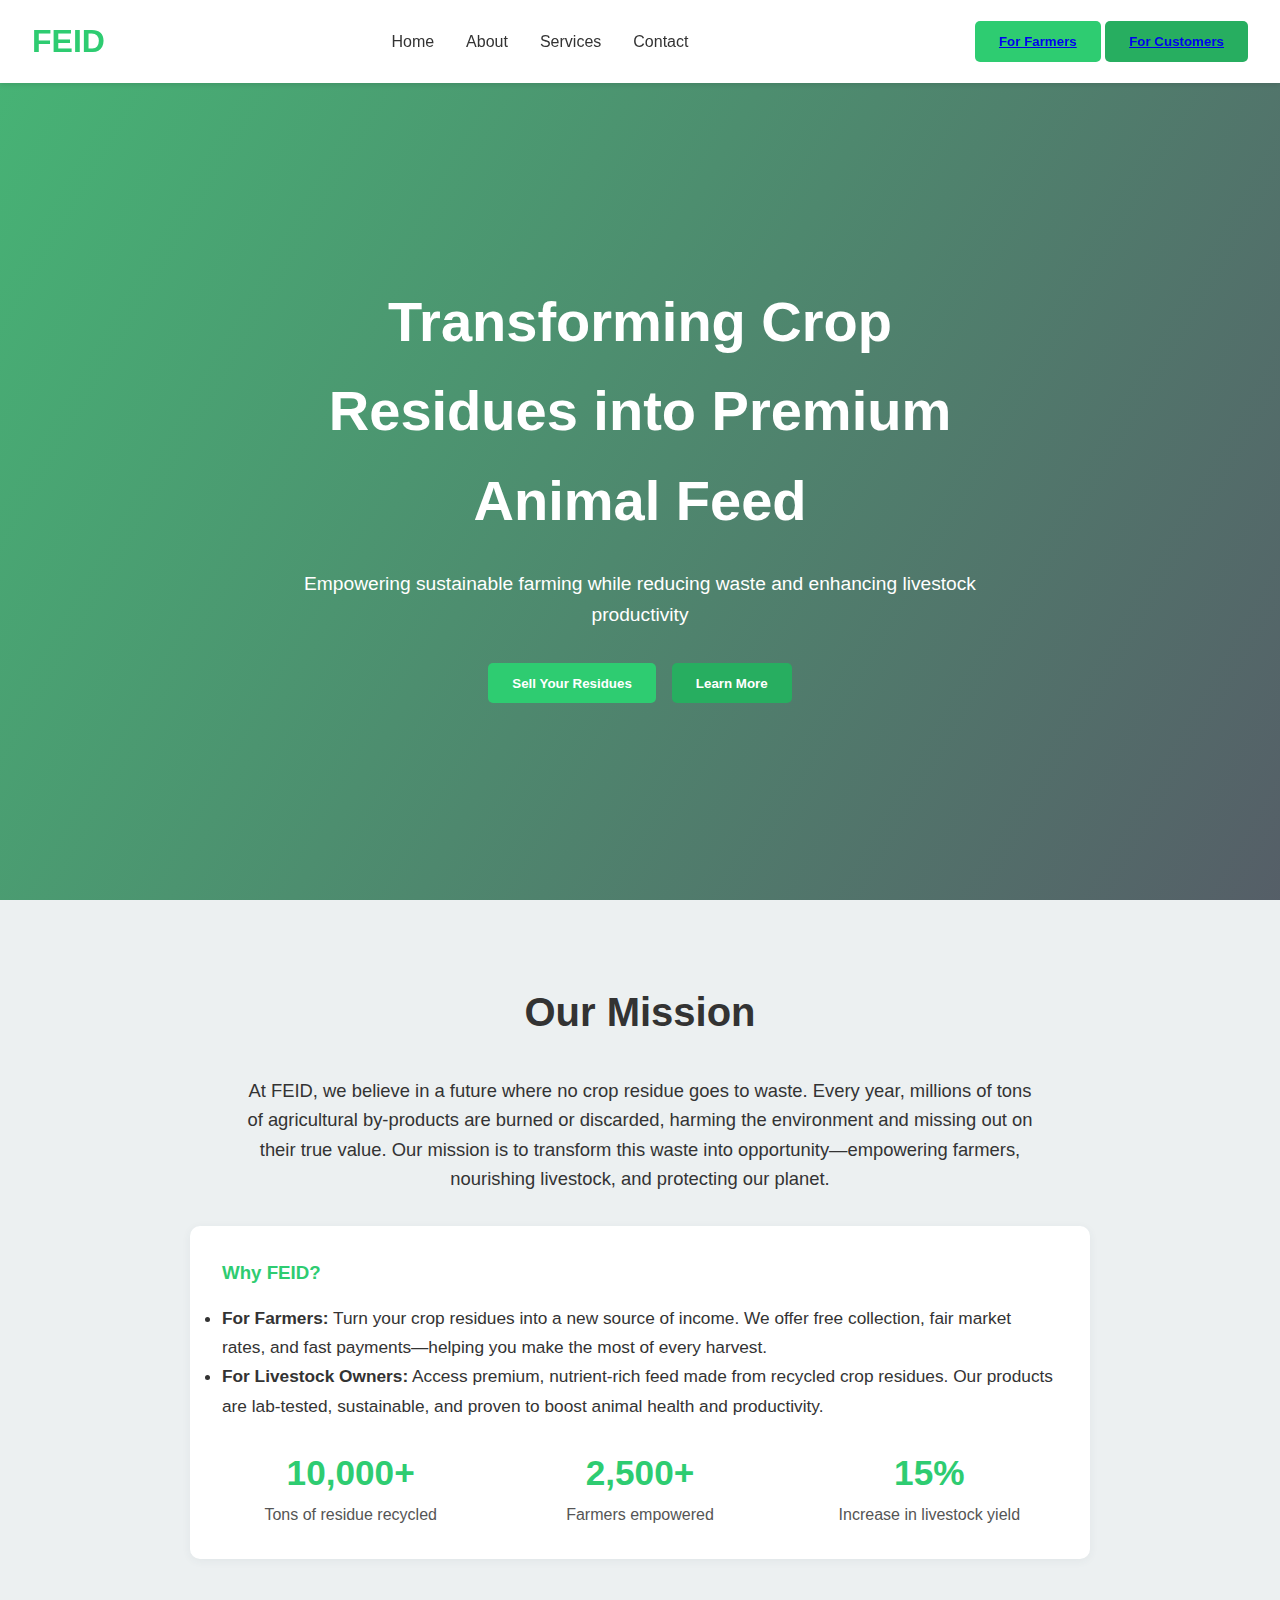
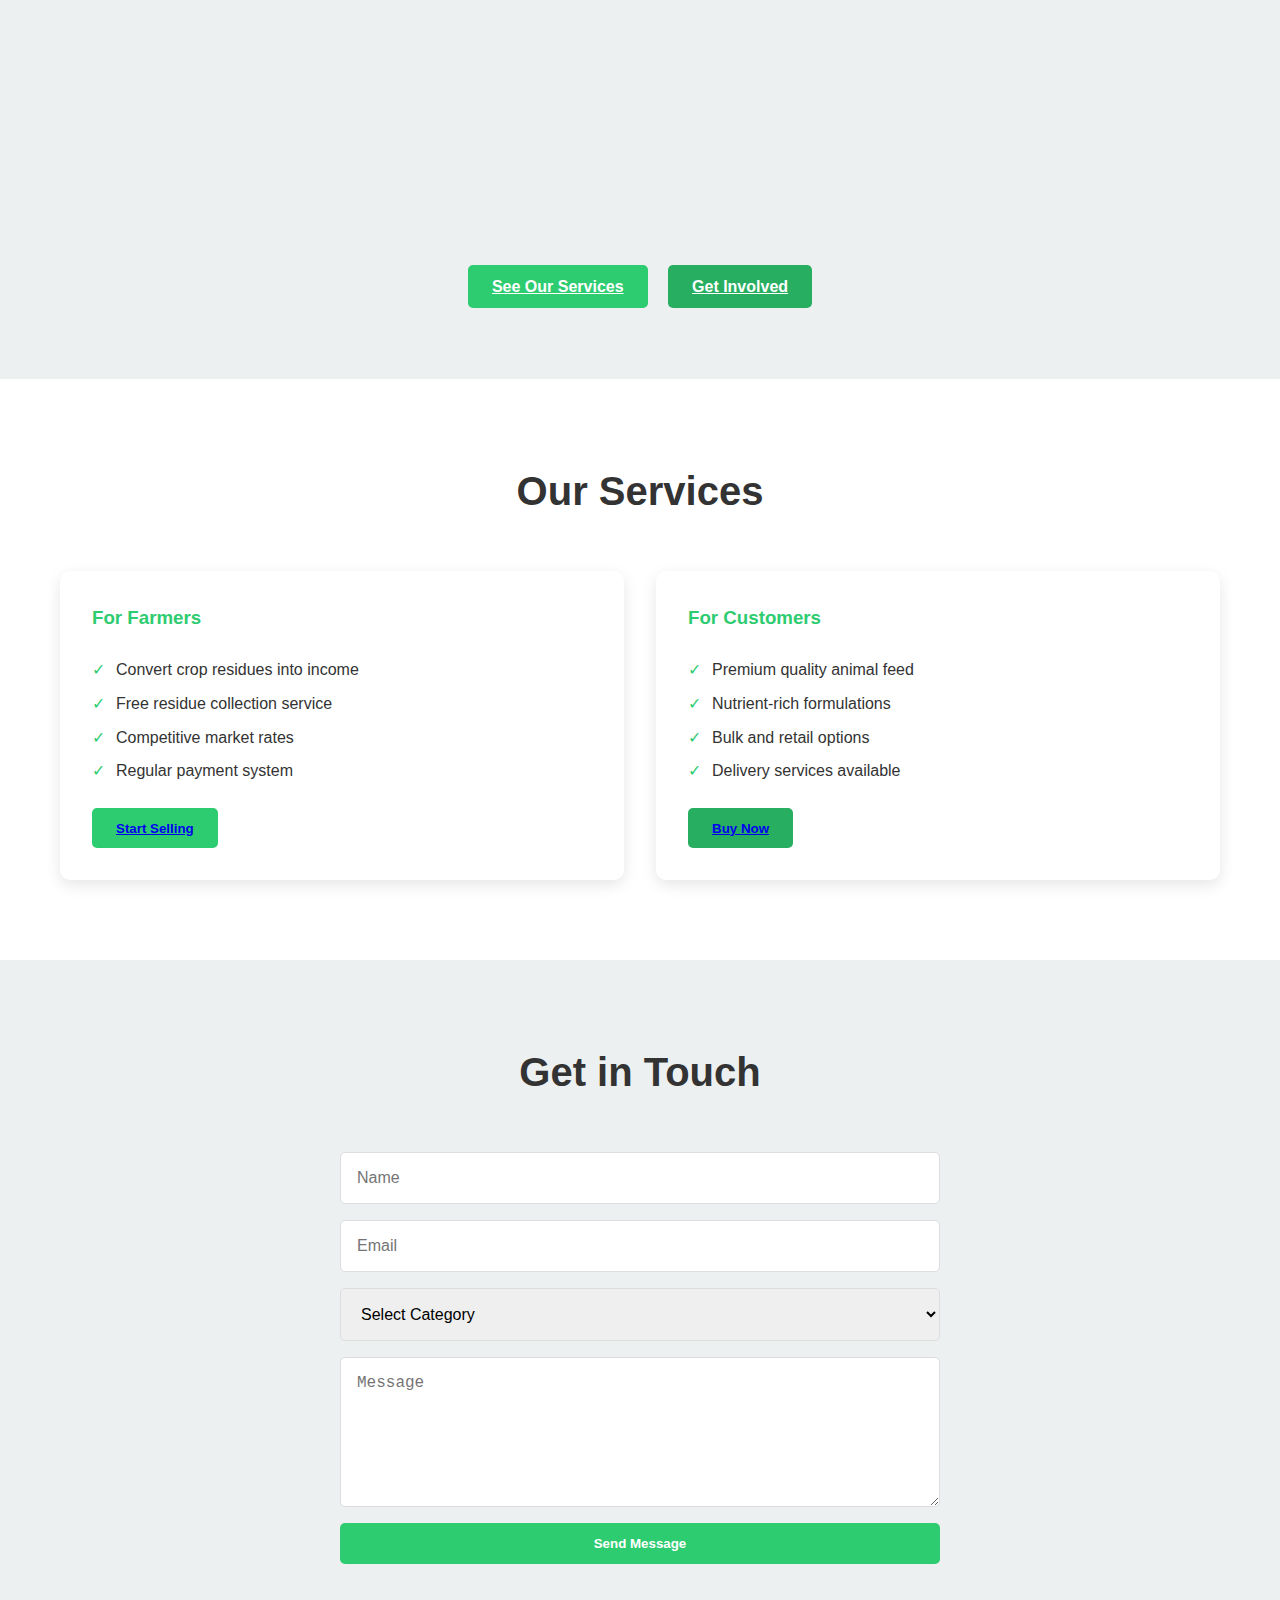
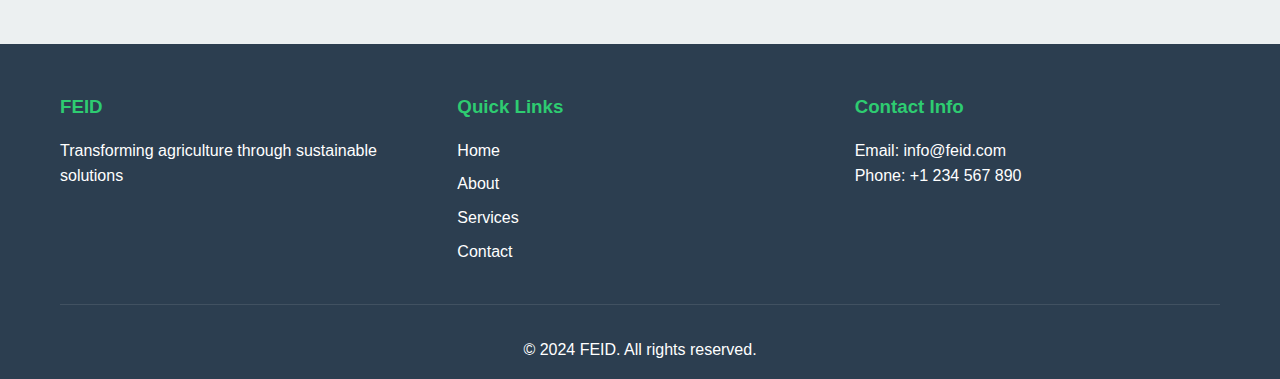
<file: index.html>
<!DOCTYPE html>
<html lang="en">
<head>
    <meta charset="UTF-8">
    <meta name="viewport" content="width=device-width, initial-scale=1.0">
    <title>FEID - Sustainable Animal Feed Solutions</title>
    <link rel="stylesheet" href="styles.css">
    <link rel="stylesheet" href="https://cdnjs.cloudflare.com/ajax/libs/font-awesome/6.0.0/css/all.min.css">
</head>
<body>
    <!-- Navigation -->
    <nav class="navbar">
        <div class="logo animated-logo">FEID</div>
        <ul class="nav-links">
            <li><a href="#home">Home</a></li>
            <li><a href="#about">About</a></li>
            <li><a href="#services">Services</a></li>
            <li><a href="#contact">Contact</a></li>
        </ul>
        <div class="cta-buttons">
            <button class="btn btn-primary"><a href="farmer.html">For Farmers</a></button>
            <button class="btn btn-secondary"><a href="customer.html">For Customers</a></button>
        </div>
    </nav>

    <!-- Hero Section -->
    <section id="home" class="hero enhanced-hero">
        <div class="hero-gradient"></div>
        <div class="hero-content animated-card">
            <h1>Transforming Crop Residues into Premium Animal Feed</h1>
            <p>Empowering sustainable farming while reducing waste and enhancing livestock productivity</p>
            <div class="hero-buttons">
                <button class="btn btn-primary">Sell Your Residues</button>
                <button class="btn btn-secondary" id="learnMoreBtn">Learn More</button>
            </div>
        </div>
    </section>

    <!-- Mission Section -->
    <section id="about" class="mission">
        <div class="container">
            <h2>Our Mission</h2>
            <p style="font-size:1.15rem; max-width:800px; margin:0 auto 2rem; text-align:center;">
                At FEID, we believe in a future where no crop residue goes to waste. Every year, millions of tons of agricultural by-products are burned or discarded, harming the environment and missing out on their true value. Our mission is to transform this waste into opportunity—empowering farmers, nourishing livestock, and protecting our planet.
            </p>
            <div class="mission-story" style="max-width:900px; margin:0 auto 2.5rem; background:#fff; border-radius:10px; box-shadow:0 2px 10px rgba(44,62,80,0.06); padding:2rem;">
                <h3 style="color:var(--primary-color); margin-bottom:1rem;">Why FEID?</h3>
                <ul style="font-size:1.08rem; line-height:1.7;">
                    <li><b>For Farmers:</b> Turn your crop residues into a new source of income. We offer free collection, fair market rates, and fast payments—helping you make the most of every harvest.</li>
                    <li><b>For Livestock Owners:</b> Access premium, nutrient-rich feed made from recycled crop residues. Our products are lab-tested, sustainable, and proven to boost animal health and productivity.</li>
                </ul>
                <div style="margin-top:1.5rem; display:flex; flex-wrap:wrap; gap:2rem; justify-content:center;">
                    <div style="flex:1; min-width:220px; text-align:center;">
                        <div style="font-size:2.2rem; color:var(--primary-color); font-weight:bold;">10,000+</div>
                        <div style="color:#555;">Tons of residue recycled</div>
                    </div>
                    <div style="flex:1; min-width:220px; text-align:center;">
                        <div style="font-size:2.2rem; color:var(--primary-color); font-weight:bold;">2,500+</div>
                        <div style="color:#555;">Farmers empowered</div>
                    </div>
                    <div style="flex:1; min-width:220px; text-align:center;">
                        <div style="font-size:2.2rem; color:var(--primary-color); font-weight:bold;">15%</div>
                        <div style="color:#555;">Increase in livestock yield</div>
                    </div>
                </div>
            </div>
            <div class="mission-cards">
                <div class="card">
                    <i class="fas fa-leaf"></i>
                    <h3>Sustainability</h3>
                    <p>We reduce agricultural waste and carbon emissions by recycling crop residues into valuable feed.</p>
                </div>
                <div class="card">
                    <i class="fas fa-chart-line"></i>
                    <h3>Productivity</h3>
                    <p>Our feed solutions are scientifically formulated to enhance livestock health and farm profitability.</p>
                </div>
                <div class="card">
                    <i class="fas fa-hand-holding-usd"></i>
                    <h3>Cost-Effective</h3>
                    <p>We create value for both farmers and customers, making sustainable agriculture accessible to all.</p>
                </div>
            </div>
            <div style="text-align:center; margin-top:2.5rem;">
                <a href="#services" class="btn btn-primary" style="margin-right:1rem;">See Our Services</a>
                <a href="#contact" class="btn btn-secondary">Get Involved</a>
            </div>
        </div>
    </section>

    <!-- Services Section -->
    <section id="services" class="services">
        <div class="container">
            <h2>Our Services</h2>
            <div class="services-grid">
                <div class="service-card">
                    <h3>For Farmers</h3>
                    <ul>
                        <li>Convert crop residues into income</li>
                        <li>Free residue collection service</li>
                        <li>Competitive market rates</li>
                        <li>Regular payment system</li>
                    </ul>
                    <button class="btn btn-primary"><a href="farmer.html">Start Selling</a></button>
                </div>
                <div class="service-card">
                    <h3>For Customers</h3>
                    <ul>
                        <li>Premium quality animal feed</li>
                        <li>Nutrient-rich formulations</li>
                        <li>Bulk and retail options</li>
                        <li>Delivery services available</li>
                    </ul>
                    <button class="btn btn-secondary"><a href="customer.html">Buy Now</a></button>
                </div>
            </div>
        </div>
    </section>

    <!-- Contact Section -->
    <section id="contact" class="contact">
        <div class="container">
            <h2>Get in Touch</h2>
            <div class="contact-form">
                <form id="contactForm">
                    <input type="text" placeholder="Name" required>
                    <input type="email" placeholder="Email" required>
                    <select required>
                        <option value="">Select Category</option>
                        <option value="farmer">Farmer</option>
                        <option value="customer">Customer</option>
                    </select>
                    <textarea placeholder="Message" required></textarea>
                    <button type="submit" class="btn btn-primary">Send Message</button>
                </form>
            </div>
        </div>
    </section>

    <!-- Footer -->
    <footer>
        <div class="container">
            <div class="footer-content">
                <div class="footer-section">
                    <h3>FEID</h3>
                    <p>Transforming agriculture through sustainable solutions</p>
                </div>
                <div class="footer-section">
                    <h3>Quick Links</h3>
                    <ul>
                        <li><a href="#home">Home</a></li>
                        <li><a href="#about">About</a></li>
                        <li><a href="#services">Services</a></li>
                        <li><a href="#contact">Contact</a></li>
                    </ul>
                </div>
                <div class="footer-section">
                    <h3>Contact Info</h3>
                    <p>Email: info@feid.com</p>
                    <p>Phone: +1 234 567 890</p>
                </div>
            </div>
            <div class="footer-bottom">
                <p>&copy; 2024 FEID. All rights reserved.</p>
            </div>
        </div>
    </footer>

    <script src="script.js"></script>
    <script>
    // Animate logo and card
    window.onload = function() {
        document.querySelector('.animated-logo').classList.add('logo-pop');
        document.querySelector('.animated-card').classList.add('card-fadein');
    };
    // Learn More button scroll
    const learnMoreBtn = document.getElementById('learnMoreBtn');
    if (learnMoreBtn) {
        learnMoreBtn.onclick = function() {
            const aboutSection = document.getElementById('about');
            if (aboutSection) {
                aboutSection.scrollIntoView({ behavior: 'smooth' });
                aboutSection.classList.add('highlighted');
                setTimeout(() => aboutSection.classList.remove('highlighted'), 2000);
            }
        };
    }
    </script>
</body>
</html>
</file>
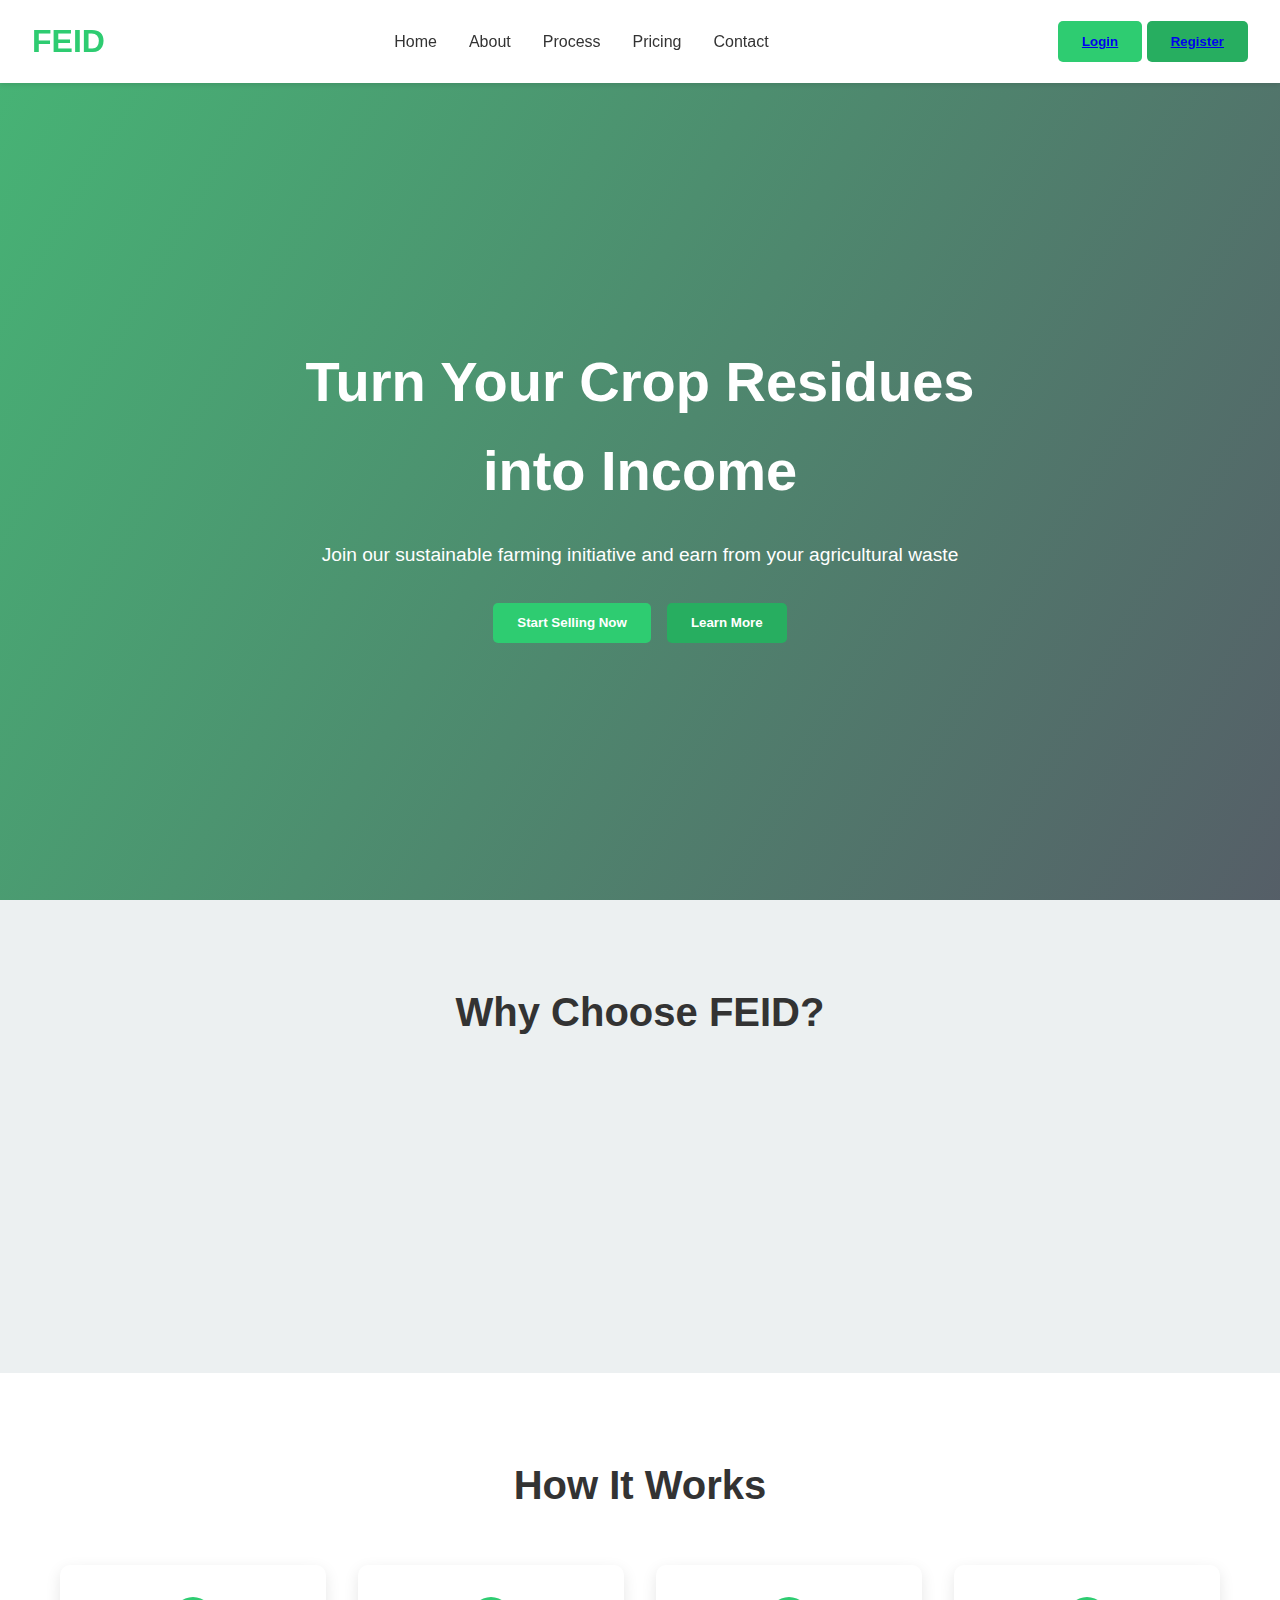
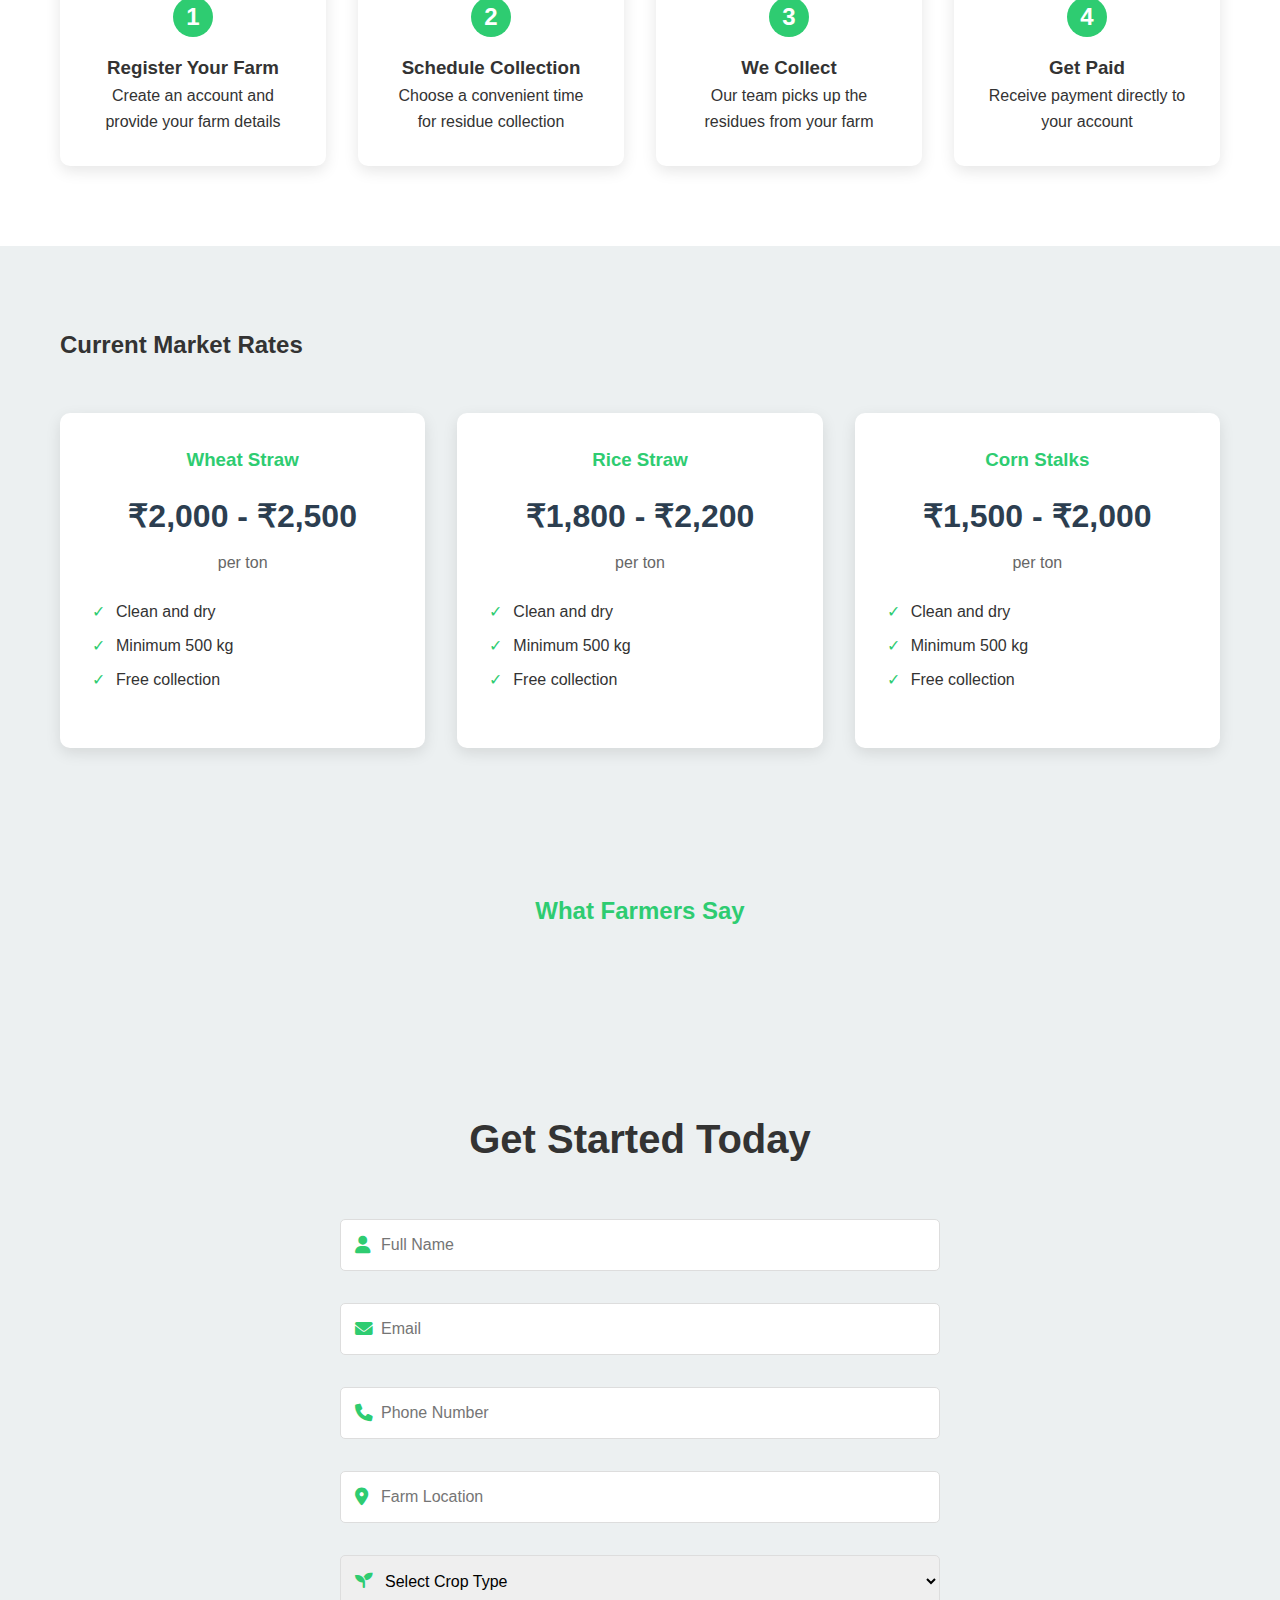
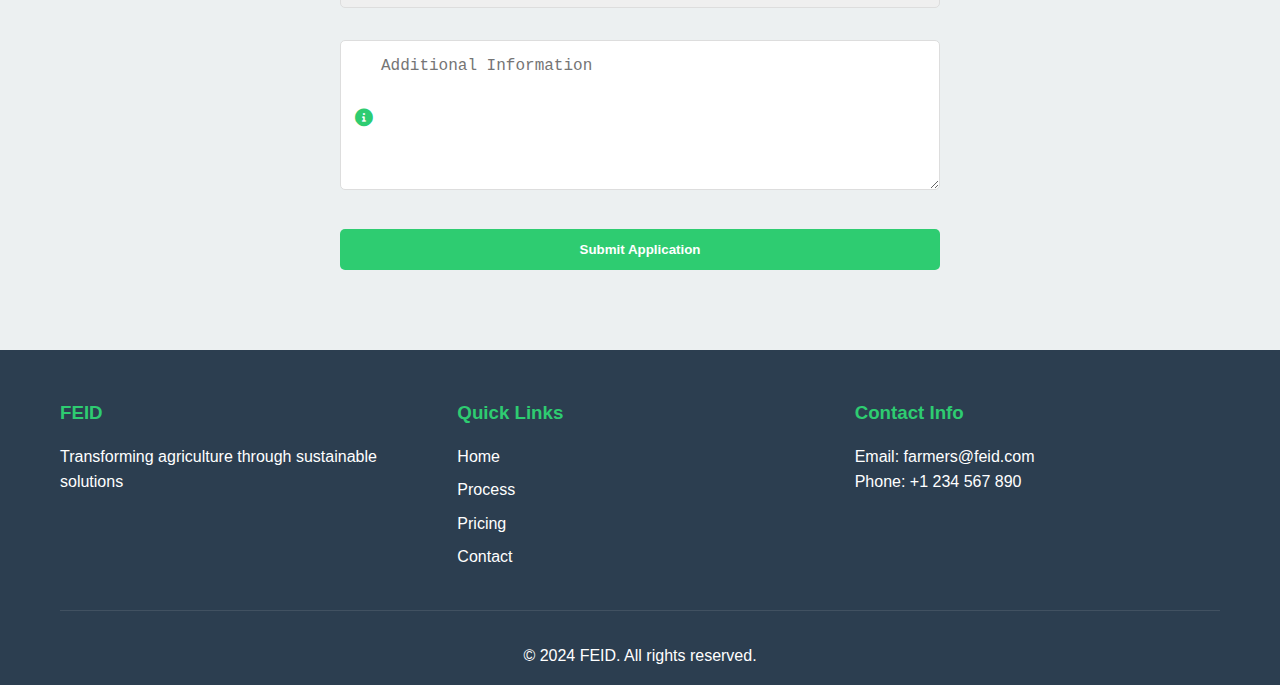
<file: farmer.html>
<!DOCTYPE html>
<html lang="en">
<head>
    <meta charset="UTF-8">
    <meta name="viewport" content="width=device-width, initial-scale=1.0">
    <title>FEID - For Farmers</title>
    <link rel="stylesheet" href="styles.css">
    <link rel="stylesheet" href="https://cdnjs.cloudflare.com/ajax/libs/font-awesome/6.0.0/css/all.min.css">
</head>
<body>
    <!-- Navigation -->
    <nav class="navbar">
        <div class="logo">FEID</div>
        <ul class="nav-links">
            <li><a href="index.html">Home</a></li>
            <li><a href="#about">About</a></li>
            <li><a href="#process">Process</a></li>
            <li><a href="#pricing">Pricing</a></li>
            <li><a href="#contact">Contact</a></li>
        </ul>
        <div class="cta-buttons">
            <button class="btn btn-primary" id="loginBtn"><a href="login.html">Login</a></button>
            <button class="btn btn-secondary" id="registerBtn"><a href ="register.html">Register</a></button>
        </div>
    </nav>

    <!-- Hero Section -->
    <section id="home" class="hero enhanced-hero">
        <div class="hero-gradient"></div>
        <div class="hero-content">
            <h1>Turn Your Crop Residues into Income</h1>
            <p>Join our sustainable farming initiative and earn from your agricultural waste</p>
            <div class="hero-buttons">
                <button class="btn btn-primary" id="startSellingBtn">Start Selling Now</button>
                <button class="btn btn-secondary" id="learnMoreBtn">Learn More</button>
            </div>
        </div>
    </section>

    <!-- Benefits Section -->
    <section id="benefits" class="mission highlightable">
        <div class="container">
            <h2>Why Choose FEID?</h2>
            <div class="mission-cards">
                <div class="card">
                    <i class="fas fa-truck"></i>
                    <h3>Free Collection</h3>
                    <p>We pick up your crop residues directly from your farm</p>
                </div>
                <div class="card">
                    <i class="fas fa-money-bill-wave"></i>
                    <h3>Competitive Rates</h3>
                    <p>Get the best market prices for your crop residues</p>
                </div>
                <div class="card">
                    <i class="fas fa-clock"></i>
                    <h3>Quick Payments</h3>
                    <p>Receive payments within 48 hours of collection</p>
                </div>
            </div>
        </div>
    </section>

    <!-- Process Section -->
    <section id="process" class="services">
        <div class="container">
            <h2>How It Works</h2>
            <div class="process-steps">
                <div class="step">
                    <div class="step-number">1</div>
                    <h3>Register Your Farm</h3>
                    <p>Create an account and provide your farm details</p>
                </div>
                <div class="step">
                    <div class="step-number">2</div>
                    <h3>Schedule Collection</h3>
                    <p>Choose a convenient time for residue collection</p>
                </div>
                <div class="step">
                    <div class="step-number">3</div>
                    <h3>We Collect</h3>
                    <p>Our team picks up the residues from your farm</p>
                </div>
                <div class="step">
                    <div class="step-number">4</div>
                    <h3>Get Paid</h3>
                    <p>Receive payment directly to your account</p>
                </div>
            </div>
        </div>
    </section>

    <!-- Pricing Section -->
    <section id="pricing" class="pricing">
        <div class="container">
            <h2>Current Market Rates</h2>
            <div class="pricing-grid">
                <div class="pricing-card">
                    <h3>Wheat Straw</h3>
                    <p class="price">₹2,000 - ₹2,500</p>
                    <p class="per-unit">per ton</p>
                    <ul>
                        <li>Clean and dry</li>
                        <li>Minimum 500 kg</li>
                        <li>Free collection</li>
                    </ul>
                </div>
                <div class="pricing-card">
                    <h3>Rice Straw</h3>
                    <p class="price">₹1,800 - ₹2,200</p>
                    <p class="per-unit">per ton</p>
                    <ul>
                        <li>Clean and dry</li>
                        <li>Minimum 500 kg</li>
                        <li>Free collection</li>
                    </ul>
                </div>
                <div class="pricing-card">
                    <h3>Corn Stalks</h3>
                    <p class="price">₹1,500 - ₹2,000</p>
                    <p class="per-unit">per ton</p>
                    <ul>
                        <li>Clean and dry</li>
                        <li>Minimum 500 kg</li>
                        <li>Free collection</li>
                    </ul>
                </div>
            </div>
        </div>
    </section>

    <!-- Testimonials Section -->
    <section class="testimonials-section">
        <div class="container">
            <h2>What Farmers Say</h2>
            <div class="testimonial-carousel">
                <div class="testimonial">
                    <p>"FEID made it so easy to sell my crop residues. The process was smooth and the payment was quick!"</p>
                    <span>- Ramesh, Punjab</span>
                </div>
                <div class="testimonial">
                    <p>"I never thought my farm waste could earn me extra income. Highly recommend FEID to all farmers!"</p>
                    <span>- Sita, Haryana</span>
                </div>
                <div class="testimonial">
                    <p>"The collection team was professional and the rates are the best in the market."</p>
                    <span>- Manoj, UP</span>
                </div>
            </div>
        </div>
    </section>

    <!-- Contact Section -->
    <section id="contact" class="contact highlightable">
        <div class="container">
            <h2>Get Started Today</h2>
            <div class="contact-form">
                <form id="farmerForm">
                    <div class="input-icon"><i class="fas fa-user"></i><input type="text" placeholder="Full Name" required></div>
                    <div class="input-icon"><i class="fas fa-envelope"></i><input type="email" placeholder="Email" required></div>
                    <div class="input-icon"><i class="fas fa-phone"></i><input type="tel" placeholder="Phone Number" required></div>
                    <div class="input-icon"><i class="fas fa-map-marker-alt"></i><input type="text" placeholder="Farm Location" required></div>
                    <div class="input-icon"><i class="fas fa-seedling"></i>
                        <select required>
                            <option value="">Select Crop Type</option>
                            <option value="wheat">Wheat</option>
                            <option value="rice">Rice</option>
                            <option value="corn">Corn</option>
                            <option value="other">Other</option>
                        </select>
                    </div>
                    <div class="input-icon"><i class="fas fa-info-circle"></i><textarea placeholder="Additional Information" required></textarea></div>
                    <button type="submit" class="btn btn-primary">Submit Application</button>
                </form>
            </div>
        </div>
    </section>

    <!-- Footer -->
    <footer>
        <div class="container">
            <div class="footer-content">
                <div class="footer-section">
                    <h3>FEID</h3>
                    <p>Transforming agriculture through sustainable solutions</p>
                </div>
                <div class="footer-section">
                    <h3>Quick Links</h3>
                    <ul>
                        <li><a href="index.html">Home</a></li>
                        <li><a href="#process">Process</a></li>
                        <li><a href="#pricing">Pricing</a></li>
                        <li><a href="#contact">Contact</a></li>
                    </ul>
                </div>
                <div class="footer-section">
                    <h3>Contact Info</h3>
                    <p>Email: farmers@feid.com</p>
                    <p>Phone: +1 234 567 890</p>
                </div>
            </div>
            <div class="footer-bottom">
                <p>&copy; 2024 FEID. All rights reserved.</p>
            </div>
        </div>
    </footer>

    <script src="script.js"></script>

    <!-- Login Modal -->
    <div id="loginModal" class="modal">
        <div class="modal-content">
            <span class="close" id="closeLogin">&times;</span>
            <h2>Login</h2>
            <form id="loginForm">
                <div class="input-icon"><i class="fas fa-envelope"></i><input type="email" placeholder="Email" required></div>
                <div class="input-icon"><i class="fas fa-lock"></i><input type="password" placeholder="Password" required></div>
                <button type="submit" class="btn btn-primary">Login</button>
            </form>
        </div>
    </div>
    <!-- Register Modal -->
    <div id="registerModal" class="modal">
        <div class="modal-content">
            <span class="close" id="closeRegister">&times;</span>
            <h2>Register</h2>
            <form id="registerForm">
                <div class="input-icon"><i class="fas fa-user"></i><input type="text" placeholder="Full Name" required></div>
                <div class="input-icon"><i class="fas fa-envelope"></i><input type="email" placeholder="Email" required></div>
                <div class="input-icon"><i class="fas fa-lock"></i><input type="password" placeholder="Password" required></div>
                <div class="input-icon"><i class="fas fa-phone"></i><input type="tel" placeholder="Phone Number" required></div>
                <button type="submit" class="btn btn-secondary">Register</button>
            </form>
        </div>
    </div>
</body>
</html>
</file>
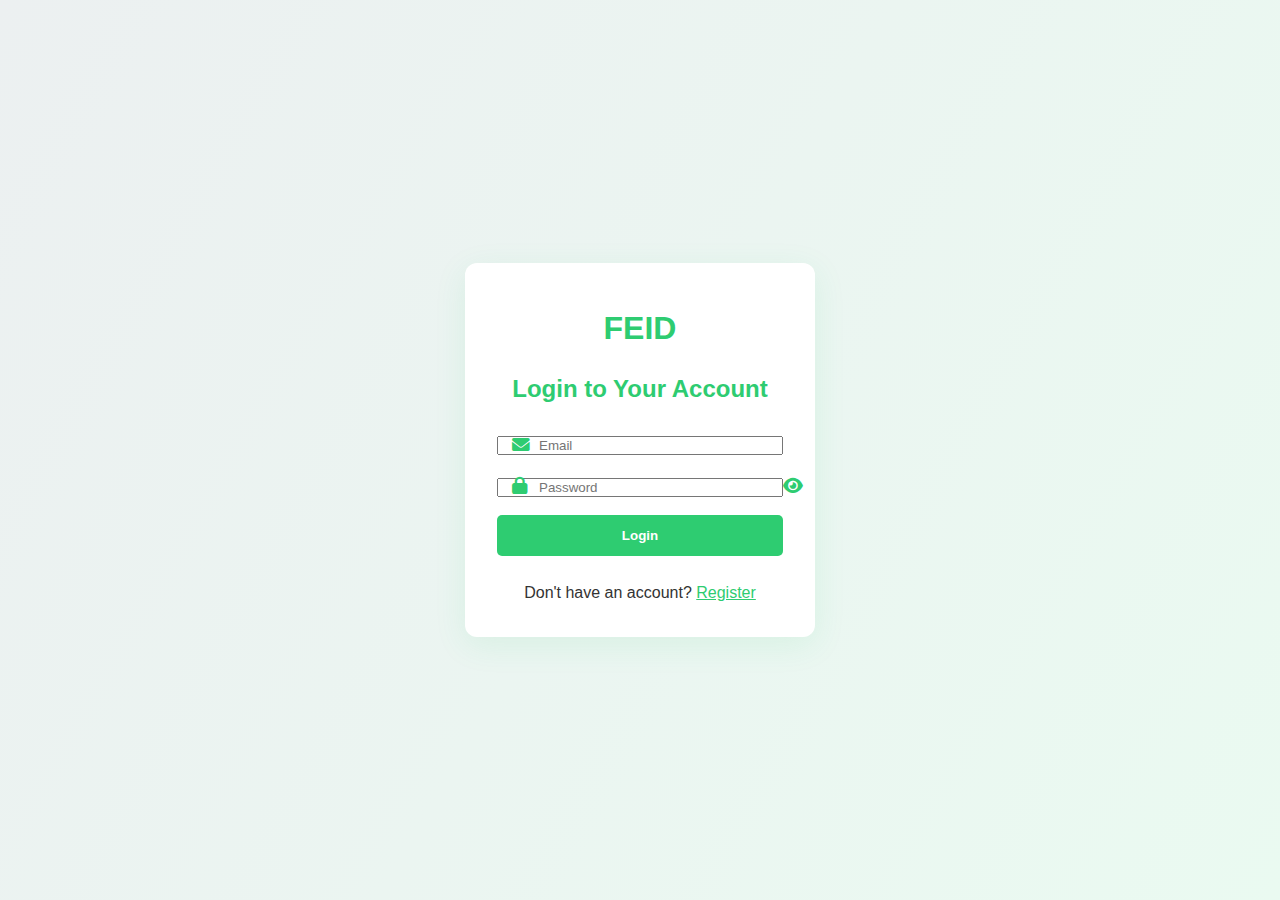
<file: login.html>
<!DOCTYPE html>
<html lang="en">
<head>
    <meta charset="UTF-8">
    <meta name="viewport" content="width=device-width, initial-scale=1.0">
    <title>FEID - Login</title>
    <link rel="stylesheet" href="styles.css">
    <link rel="stylesheet" href="https://cdnjs.cloudflare.com/ajax/libs/font-awesome/6.0.0/css/all.min.css">
</head>
<body>
    <div class="auth-container">
        <div class="auth-card animated-card">
            <div class="logo animated-logo" style="text-align:center; margin-bottom:1rem;">FEID</div>
            <h2>Login to Your Account</h2>
            <form id="standaloneLoginForm" autocomplete="off">
                <div id="loginError" class="form-error" style="display:none;"></div>
                <div class="input-icon">
                    <i class="fas fa-envelope"></i>
                    <input type="email" placeholder="Email" name="email" required>
                </div>
                <div class="input-icon password-group">
                    <i class="fas fa-lock"></i>
                    <input type="password" placeholder="Password" name="password" required id="loginPassword">
                    <span class="toggle-password" tabindex="0"><i class="fas fa-eye"></i></span>
                </div>
                <button type="submit" class="btn btn-primary" style="width:100%;"><span class="btn-text">Login</span><span class="btn-spinner" style="display:none;"></span></button>
            </form>
            <div class="auth-link">Don't have an account? <a href="register.html">Register</a></div>
        </div>
    </div>
    <script>
    // Animate logo and card
    window.onload = function() {
        document.querySelector('.animated-logo').classList.add('logo-pop');
        document.querySelector('.animated-card').classList.add('card-fadein');
    };
    // Password toggle
    document.querySelector('.toggle-password').onclick = function() {
        const pwd = document.getElementById('loginPassword');
        if (pwd.type === 'password') {
            pwd.type = 'text';
            this.innerHTML = '<i class="fas fa-eye-slash"></i>';
        } else {
            pwd.type = 'password';
            this.innerHTML = '<i class="fas fa-eye"></i>';
        }
    };
    // Validation and feedback
    const loginForm = document.getElementById('standaloneLoginForm');
    const loginError = document.getElementById('loginError');
    loginForm.onsubmit = function(e) {
        e.preventDefault();
        loginError.style.display = 'none';
        const email = loginForm.email.value.trim();
        const password = loginForm.password.value;
        if (!email || !password) {
            loginError.innerText = 'Please fill in all fields.';
            loginError.style.display = 'block';
            return;
        }
        if (!/^[^@\s]+@[^@\s]+\.[^@\s]+$/.test(email)) {
            loginError.innerText = 'Please enter a valid email address.';
            loginError.style.display = 'block';
            return;
        }
        if (password.length < 6) {
            loginError.innerText = 'Password must be at least 6 characters.';
            loginError.style.display = 'block';
            return;
        }
        // Simulate loading
        const btn = loginForm.querySelector('button');
        btn.disabled = true;
        btn.querySelector('.btn-text').style.display = 'none';
        btn.querySelector('.btn-spinner').style.display = 'inline-block';
        btn.querySelector('.btn-spinner').innerHTML = '<i class="fas fa-spinner fa-spin"></i>';
        setTimeout(() => {
            btn.disabled = false;
            btn.querySelector('.btn-text').style.display = '';
            btn.querySelector('.btn-spinner').style.display = 'none';
            let msg = document.createElement('div');
            msg.className = 'form-success';
            msg.innerText = 'Welcome back! Redirecting...';
            loginForm.parentElement.appendChild(msg);
            setTimeout(() => {
                msg.remove();
                loginForm.reset();
                window.location.href = 'farmer.html';
            }, 1200);
        }, 1200);
    };
    </script>
</body>
</html>
</file>
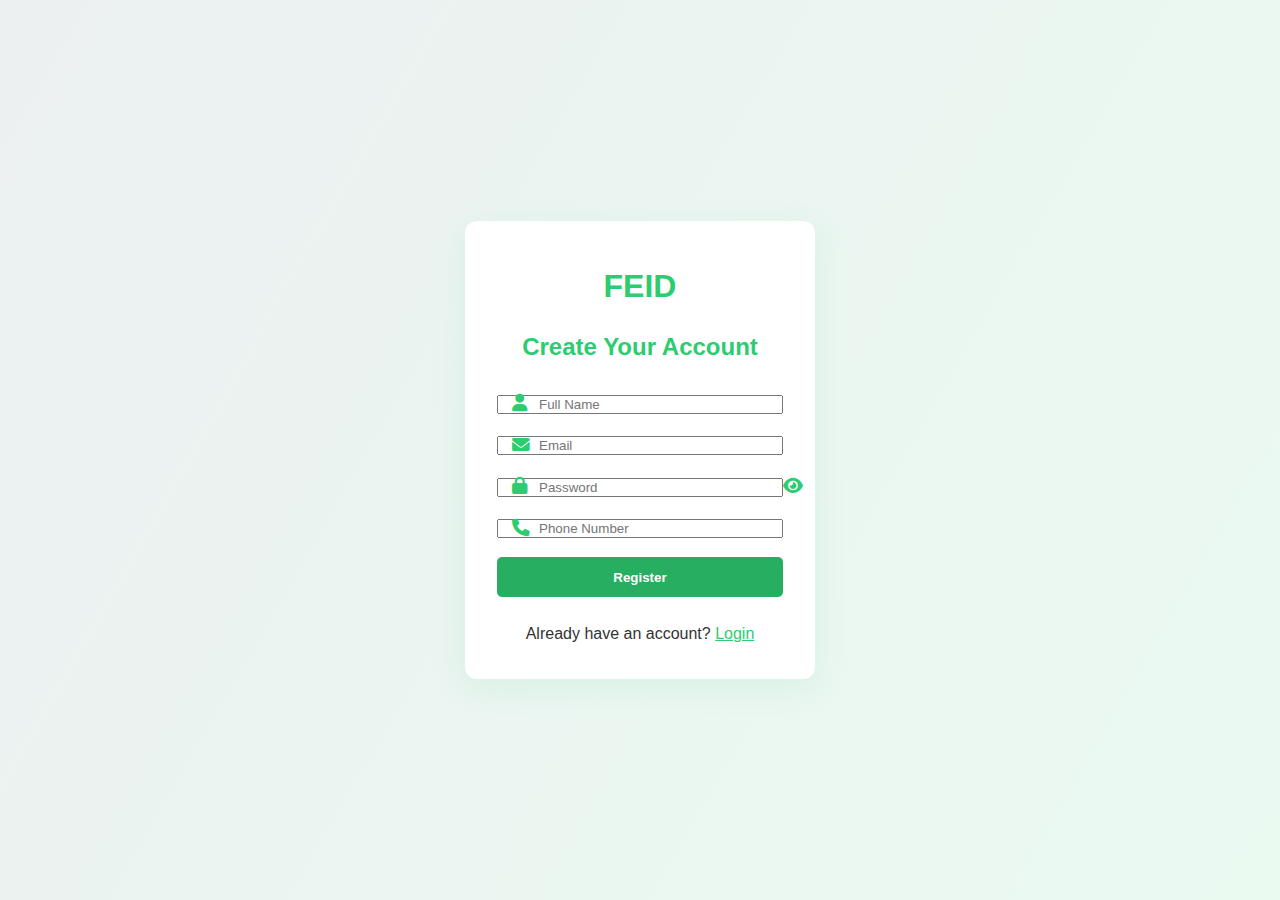
<file: register.html>
<!DOCTYPE html>
<html lang="en">
<head>
    <meta charset="UTF-8">
    <meta name="viewport" content="width=device-width, initial-scale=1.0">
    <title>FEID - Register</title>
    <link rel="stylesheet" href="styles.css">
    <link rel="stylesheet" href="https://cdnjs.cloudflare.com/ajax/libs/font-awesome/6.0.0/css/all.min.css">
</head>
<body>
    <div class="auth-container">
        <div class="auth-card animated-card">
            <div class="logo animated-logo" style="text-align:center; margin-bottom:1rem;">FEID</div>
            <h2>Create Your Account</h2>
            <form id="standaloneRegisterForm" autocomplete="off">
                <div id="registerError" class="form-error" style="display:none;"></div>
                <div class="input-icon"><i class="fas fa-user"></i><input type="text" placeholder="Full Name" name="name" required></div>
                <div class="input-icon"><i class="fas fa-envelope"></i><input type="email" placeholder="Email" name="email" required></div>
                <div class="input-icon password-group">
                    <i class="fas fa-lock"></i>
                    <input type="password" placeholder="Password" name="password" required id="registerPassword">
                    <span class="toggle-password" tabindex="0"><i class="fas fa-eye"></i></span>
                </div>
                <div class="input-icon"><i class="fas fa-phone"></i><input type="tel" placeholder="Phone Number" name="phone" required></div>
                <button type="submit" class="btn btn-secondary" style="width:100%;"><span class="btn-text">Register</span><span class="btn-spinner" style="display:none;"></span></button>
            </form>
            <div class="auth-link">Already have an account? <a href="login.html">Login</a></div>
        </div>
    </div>
    <script>
    // Animate logo and card
    window.onload = function() {
        document.querySelector('.animated-logo').classList.add('logo-pop');
        document.querySelector('.animated-card').classList.add('card-fadein');
    };
    // Password toggle
    document.querySelector('.toggle-password').onclick = function() {
        const pwd = document.getElementById('registerPassword');
        if (pwd.type === 'password') {
            pwd.type = 'text';
            this.innerHTML = '<i class="fas fa-eye-slash"></i>';
        } else {
            pwd.type = 'password';
            this.innerHTML = '<i class="fas fa-eye"></i>';
        }
    };
    // Validation and feedback
    const registerForm = document.getElementById('standaloneRegisterForm');
    const registerError = document.getElementById('registerError');
    registerForm.onsubmit = function(e) {
        e.preventDefault();
        registerError.style.display = 'none';
        const name = registerForm.name.value.trim();
        const email = registerForm.email.value.trim();
        const password = registerForm.password.value;
        const phone = registerForm.phone.value.trim();
        if (!name || !email || !password || !phone) {
            registerError.innerText = 'Please fill in all fields.';
            registerError.style.display = 'block';
            return;
        }
        if (!/^[^@\s]+@[^@\s]+\.[^@\s]+$/.test(email)) {
            registerError.innerText = 'Please enter a valid email address.';
            registerError.style.display = 'block';
            return;
        }
        if (password.length < 6) {
            registerError.innerText = 'Password must be at least 6 characters.';
            registerError.style.display = 'block';
            return;
        }
        if (!/^\d{10,}$/.test(phone.replace(/\D/g, ''))) {
            registerError.innerText = 'Please enter a valid phone number.';
            registerError.style.display = 'block';
            return;
        }
        // Simulate loading
        const btn = registerForm.querySelector('button');
        btn.disabled = true;
        btn.querySelector('.btn-text').style.display = 'none';
        btn.querySelector('.btn-spinner').style.display = 'inline-block';
        btn.querySelector('.btn-spinner').innerHTML = '<i class="fas fa-spinner fa-spin"></i>';
        setTimeout(() => {
            btn.disabled = false;
            btn.querySelector('.btn-text').style.display = '';
            btn.querySelector('.btn-spinner').style.display = 'none';
            let msg = document.createElement('div');
            msg.className = 'form-success';
            msg.innerText = 'Registration successful! Redirecting...';
            registerForm.parentElement.appendChild(msg);
            setTimeout(() => {
                msg.remove();
                registerForm.reset();
                window.location.href = 'farmer.html';
            }, 1200);
        }, 1200);
    };
    </script>
</body>
</html>
</file>
<file: styles.css>
/* Reset and Base Styles */
* {
    margin: 0;
    padding: 0;
    box-sizing: border-box;
}

:root {
    --primary-color: #2ecc71;
    --secondary-color: #27ae60;
    --dark-color: #2c3e50;
    --light-color: #ecf0f1;
    --text-color: #333;
}

body {
    font-family: 'Segoe UI', Tahoma, Geneva, Verdana, sans-serif;
    line-height: 1.6;
    color: var(--text-color);
}

.container {
    max-width: 1200px;
    margin: 0 auto;
    padding: 0 20px;
}

/* Navigation */
.navbar {
    background-color: white;
    padding: 1rem 2rem;
    display: flex;
    justify-content: space-between;
    align-items: center;
    position: fixed;
    width: 100%;
    top: 0;
    z-index: 1000;
    box-shadow: 0 2px 5px rgba(0,0,0,0.1);
}

.logo {
    font-size: 2rem;
    font-weight: bold;
    color: var(--primary-color);
}

.nav-links {
    display: flex;
    list-style: none;
    gap: 2rem;
}

.nav-links a {
    text-decoration: none;
    color: var(--text-color);
    font-weight: 500;
    transition: color 0.3s ease;
}

.nav-links a:hover {
    color: var(--primary-color);
}

/* Buttons */
.btn {
    padding: 0.8rem 1.5rem;
    border: none;
    border-radius: 5px;
    cursor: pointer;
    font-weight: 600;
    transition: all 0.3s ease;
}

.btn-primary {
    background-color: var(--primary-color);
    color: white;
}

.btn-secondary {
    background-color: var(--secondary-color);
    color: white;
}

.btn:hover {
    transform: translateY(-2px);
    box-shadow: 0 5px 15px rgba(0,0,0,0.1);
}

/* Hero Section */
.hero {
    background: linear-gradient(rgba(0,0,0,0.5), rgba(0,0,0,0.5)), url('https://images.unsplash.com/photo-1500382017468-9049fed747ef?ixlib=rb-1.2.1&auto=format&fit=crop&w=1950&q=80');
    background-size: cover;
    background-position: center;
    height: 100vh;
    display: flex;
    align-items: center;
    text-align: center;
    color: white;
    padding-top: 80px;
}

.hero-content {
    max-width: 800px;
    margin: 0 auto;
    padding: 2rem;
}

.hero h1 {
    font-size: 3.5rem;
    margin-bottom: 1.5rem;
}

.hero p {
    font-size: 1.2rem;
    margin-bottom: 2rem;
}

.hero-buttons {
    display: flex;
    gap: 1rem;
    justify-content: center;
}

/* Mission Section */
.mission {
    padding: 5rem 0;
    background-color: var(--light-color);
}

.mission h2 {
    text-align: center;
    margin-bottom: 2rem;
    font-size: 2.5rem;
}

.mission > .container > p {
    text-align: center;
    max-width: 800px;
    margin: 0 auto 3rem;
    font-size: 1.1rem;
}

.mission-cards {
    display: grid;
    grid-template-columns: repeat(auto-fit, minmax(250px, 1fr));
    gap: 2rem;
    margin-top: 3rem;
}

.card {
    background: white;
    padding: 2rem;
    border-radius: 10px;
    text-align: center;
    box-shadow: 0 5px 15px rgba(0,0,0,0.1);
    transition: transform 0.3s ease;
}

.card:hover {
    transform: translateY(-10px);
}

.card i {
    font-size: 2.5rem;
    color: var(--primary-color);
    margin-bottom: 1rem;
}

/* Services Section */
.services {
    padding: 5rem 0;
}

.services h2 {
    text-align: center;
    margin-bottom: 3rem;
    font-size: 2.5rem;
}

.services-grid {
    display: grid;
    grid-template-columns: repeat(auto-fit, minmax(300px, 1fr));
    gap: 2rem;
}

.service-card {
    background: white;
    padding: 2rem;
    border-radius: 10px;
    box-shadow: 0 5px 15px rgba(0,0,0,0.1);
}

.service-card h3 {
    color: var(--primary-color);
    margin-bottom: 1rem;
}

.service-card ul {
    list-style: none;
    margin: 1.5rem 0;
}

.service-card ul li {
    margin-bottom: 0.5rem;
    padding-left: 1.5rem;
    position: relative;
}

.service-card ul li:before {
    content: "✓";
    color: var(--primary-color);
    position: absolute;
    left: 0;
}

/* Contact Section */
.contact {
    padding: 5rem 0;
    background-color: var(--light-color);
}

.contact h2 {
    text-align: center;
    margin-bottom: 3rem;
    font-size: 2.5rem;
}

.contact-form {
    max-width: 600px;
    margin: 0 auto;
}

.contact-form form {
    display: flex;
    flex-direction: column;
    gap: 1rem;
}

.contact-form input,
.contact-form select,
.contact-form textarea {
    padding: 1rem;
    border: 1px solid #ddd;
    border-radius: 5px;
    font-size: 1rem;
}

.contact-form textarea {
    height: 150px;
    resize: vertical;
}

/* Footer */
footer {
    background-color: var(--dark-color);
    color: white;
    padding: 3rem 0 1rem;
}

.footer-content {
    display: grid;
    grid-template-columns: repeat(auto-fit, minmax(250px, 1fr));
    gap: 2rem;
    margin-bottom: 2rem;
}

.footer-section h3 {
    margin-bottom: 1rem;
    color: var(--primary-color);
}

.footer-section ul {
    list-style: none;
}

.footer-section ul li {
    margin-bottom: 0.5rem;
}

.footer-section a {
    color: white;
    text-decoration: none;
}

.footer-bottom {
    text-align: center;
    padding-top: 2rem;
    border-top: 1px solid rgba(255,255,255,0.1);
}

/* Responsive Design */
@media (max-width: 768px) {
    .navbar {
        flex-direction: column;
        padding: 1rem;
    }

    .nav-links {
        margin: 1rem 0;
    }

    .hero h1 {
        font-size: 2.5rem;
    }

    .hero-buttons {
        flex-direction: column;
    }

    .cta-buttons {
        display: none;
    }
}

@media (max-width: 480px) {
    .hero h1 {
        font-size: 2rem;
    }

    .mission-cards,
    .services-grid {
        grid-template-columns: 1fr;
    }
}

/* Process Steps */
.process-steps {
    display: grid;
    grid-template-columns: repeat(auto-fit, minmax(200px, 1fr));
    gap: 2rem;
    margin-top: 3rem;
}

.step {
    text-align: center;
    padding: 2rem;
    background: white;
    border-radius: 10px;
    box-shadow: 0 5px 15px rgba(0,0,0,0.1);
    position: relative;
}

.step-number {
    width: 40px;
    height: 40px;
    background: var(--primary-color);
    color: white;
    border-radius: 50%;
    display: flex;
    align-items: center;
    justify-content: center;
    font-size: 1.5rem;
    font-weight: bold;
    margin: 0 auto 1rem;
}

/* Pricing Section */
.pricing {
    padding: 5rem 0;
    background-color: var(--light-color);
}

.pricing-grid {
    display: grid;
    grid-template-columns: repeat(auto-fit, minmax(250px, 1fr));
    gap: 2rem;
    margin-top: 3rem;
}

.pricing-card {
    background: white;
    padding: 2rem;
    border-radius: 10px;
    box-shadow: 0 5px 15px rgba(0,0,0,0.1);
    text-align: center;
}

.pricing-card h3 {
    color: var(--primary-color);
    margin-bottom: 1rem;
}

.pricing-card .price {
    font-size: 2rem;
    font-weight: bold;
    color: var(--dark-color);
    margin-bottom: 0.5rem;
}

.pricing-card .per-unit {
    color: #666;
    margin-bottom: 1.5rem;
}

.pricing-card ul {
    list-style: none;
    margin: 1.5rem 0;
    text-align: left;
}

.pricing-card ul li {
    margin-bottom: 0.5rem;
    padding-left: 1.5rem;
    position: relative;
}

.pricing-card ul li:before {
    content: "✓";
    color: var(--primary-color);
    position: absolute;
    left: 0;
}

/* Products Grid */
.products-grid {
    display: grid;
    grid-template-columns: repeat(auto-fit, minmax(300px, 1fr));
    gap: 2rem;
    margin-top: 3rem;
}

.product-card {
    background: white;
    border-radius: 10px;
    box-shadow: 0 5px 15px rgba(0,0,0,0.1);
    overflow: hidden;
}

.product-card img {
    width: 100%;
    height: 200px;
    object-fit: cover;
}

.product-card h3 {
    color: var(--primary-color);
    margin: 1rem;
}

.product-card p {
    margin: 0 1rem 1rem;
    color: #666;
}

.product-card ul {
    list-style: none;
    margin: 1rem;
    padding-bottom: 1rem;
}

.product-card ul li {
    margin-bottom: 0.5rem;
    padding-left: 1.5rem;
    position: relative;
}

.product-card ul li:before {
    content: "✓";
    color: var(--primary-color);
    position: absolute;
    left: 0;
}

.product-card .btn {
    margin: 0 1rem 1rem;
    width: calc(100% - 2rem);
}

/* Ordering Steps */
.ordering-steps {
    display: grid;
    grid-template-columns: repeat(auto-fit, minmax(200px, 1fr));
    gap: 2rem;
    margin-top: 3rem;
}

/* Mobile Menu Button */
.mobile-menu-btn {
    display: none;
    background: none;
    border: none;
    font-size: 1.5rem;
    cursor: pointer;
    color: var(--text-color);
}

@media (max-width: 768px) {
    .mobile-menu-btn {
        display: block;
    }

    .nav-links {
        display: none;
        width: 100%;
        text-align: center;
    }

    .nav-links.show {
        display: flex;
        flex-direction: column;
    }

    .process-steps,
    .ordering-steps {
        grid-template-columns: 1fr;
    }
}

/* Modal Styles */
.modal {
    display: none;
    position: fixed;
    z-index: 2000;
    left: 0;
    top: 0;
    width: 100%;
    height: 100%;
    overflow: auto;
    background: rgba(0,0,0,0.4);
}
.modal-content {
    background: #fff;
    margin: 5% auto;
    padding: 2rem;
    border-radius: 10px;
    width: 90%;
    max-width: 400px;
    position: relative;
    box-shadow: 0 5px 30px rgba(0,0,0,0.2);
    animation: modalFadeIn 0.3s;
}
@keyframes modalFadeIn {
    from { transform: translateY(-50px); opacity: 0; }
    to { transform: translateY(0); opacity: 1; }
}
.close {
    position: absolute;
    top: 10px;
    right: 20px;
    font-size: 2rem;
    color: #aaa;
    cursor: pointer;
    transition: color 0.2s;
}
.close:hover {
    color: var(--primary-color);
}

/* Highlighted Section */
.highlighted {
    box-shadow: 0 0 0 4px var(--primary-color);
    transition: box-shadow 0.5s;
    z-index: 100;
    position: relative;
}

/* Hero Gradient Overlay */
.enhanced-hero {
    position: relative;
    overflow: hidden;
}
.hero-gradient {
    position: absolute;
    top: 0; left: 0; right: 0; bottom: 0;
    background: linear-gradient(120deg, rgba(46,204,113,0.7) 0%, rgba(44,62,80,0.5) 100%);
    z-index: 1;
    pointer-events: none;
}
.enhanced-hero .hero-content {
    position: relative;
    z-index: 2;
}

/* Input Icons */
.input-icon {
    position: relative;
    margin-bottom: 1rem;
}
.input-icon i {
    position: absolute;
    left: 15px;
    top: 50%;
    transform: translateY(-50%);
    color: var(--primary-color);
    font-size: 1.1rem;
}
.input-icon input,
.input-icon select,
.input-icon textarea {
    padding-left: 2.5rem;
    width: 100%;
}
.input-icon textarea {
    padding-top: 1rem;
}

/* Modal Feedback */
.modal-success, .modal-error {
    margin: 1rem 0;
    padding: 1rem;
    border-radius: 5px;
    text-align: center;
    font-weight: bold;
}
.modal-success { background: #eafaf1; color: #27ae60; }
.modal-error { background: #fdecea; color: #e74c3c; }
.form-success {
    background: #eafaf1;
    color: #27ae60;
    padding: 1rem;
    border-radius: 5px;
    margin-top: 1rem;
    text-align: center;
    font-weight: bold;
}

/* Modal open disables scroll */
body.modal-open {
    overflow: hidden;
}

/* Testimonial Carousel */
.testimonials-section {
    background: var(--light-color);
    padding: 4rem 0;
    text-align: center;
}
.testimonials-section h2 {
    margin-bottom: 2rem;
    color: var(--primary-color);
}
.testimonial-carousel {
    max-width: 600px;
    margin: 0 auto;
    position: relative;
}
.testimonial {
    display: none;
    background: white;
    border-radius: 10px;
    box-shadow: 0 5px 15px rgba(0,0,0,0.08);
    padding: 2rem 1.5rem;
    font-style: italic;
    font-size: 1.1rem;
    animation: fadeIn 0.7s;
}
.testimonial span {
    display: block;
    margin-top: 1rem;
    color: var(--secondary-color);
    font-weight: bold;
}
@keyframes fadeIn {
    from { opacity: 0; transform: translateY(20px); }
    to { opacity: 1; transform: translateY(0); }
}

/* WhatsApp Floating Help Button */
.wa-help-btn {
    position: fixed;
    bottom: 30px;
    right: 30px;
    background: #25d366;
    color: white;
    border: none;
    border-radius: 50px;
    padding: 0.8rem 1.5rem 0.8rem 1.2rem;
    font-size: 1.1rem;
    font-weight: bold;
    box-shadow: 0 4px 16px rgba(0,0,0,0.15);
    display: flex;
    align-items: center;
    gap: 0.5rem;
    z-index: 3000;
    cursor: pointer;
    transition: background 0.2s, box-shadow 0.2s, transform 0.2s;
}
.wa-help-btn i {
    font-size: 1.5rem;
}
.wa-help-btn:hover {
    background: #128c7e;
    transform: translateY(-3px) scale(1.05);
    box-shadow: 0 8px 24px rgba(0,0,0,0.18);
}

/* Button and Card Animations */
.btn, .card, .service-card, .pricing-card, .product-card {
    transition: box-shadow 0.3s, transform 0.2s, background 0.2s;
}
.btn:active {
    transform: scale(0.97);
}
.card:hover, .service-card:hover, .pricing-card:hover, .product-card:hover {
    box-shadow: 0 8px 32px rgba(46,204,113,0.15);
    transform: translateY(-6px) scale(1.03);
}

/* Auth Pages (Login/Register) */
.auth-container {
    min-height: 100vh;
    display: flex;
    align-items: center;
    justify-content: center;
    background: linear-gradient(120deg, #ecf0f1 0%, #eafaf1 100%);
}
.auth-card {
    background: white;
    padding: 2.5rem 2rem 2rem 2rem;
    border-radius: 12px;
    box-shadow: 0 8px 32px rgba(46,204,113,0.10);
    max-width: 350px;
    width: 100%;
    margin: 2rem;
    text-align: left;
    position: relative;
}
.auth-card h2 {
    text-align: center;
    margin-bottom: 1.5rem;
    color: var(--primary-color);
}
.auth-link {
    text-align: center;
    margin-top: 1.5rem;
    font-size: 1rem;
}
.auth-link a {
    color: var(--primary-color);
    text-decoration: underline;
    font-weight: 500;
}
@media (max-width: 480px) {
    .auth-card {
        padding: 1.5rem 0.5rem 1rem 0.5rem;
        max-width: 98vw;
    }
}

/* Auth Form Error */
.form-error {
    background: #fdecea;
    color: #e74c3c;
    padding: 0.7rem 1rem;
    border-radius: 5px;
    margin-bottom: 1rem;
    text-align: center;
    font-size: 1rem;
    font-weight: 500;
    animation: fadeIn 0.4s;
}

/* Animated Logo and Card */
.logo-pop {
    animation: logoPop 0.7s cubic-bezier(.68,-0.55,.27,1.55);
}
@keyframes logoPop {
    0% { transform: scale(0.7); opacity: 0; }
    80% { transform: scale(1.15); opacity: 1; }
    100% { transform: scale(1); }
}
.card-fadein {
    animation: cardFadeIn 0.7s;
}
@keyframes cardFadeIn {
    from { opacity: 0; transform: translateY(40px); }
    to { opacity: 1; transform: translateY(0); }
}

/* Password Toggle */
.password-group {
    position: relative;
}
.toggle-password {
    position: absolute;
    right: 15px;
    top: 50%;
    transform: translateY(-50%);
    color: #aaa;
    cursor: pointer;
    font-size: 1.1rem;
    z-index: 2;
    transition: color 0.2s;
}
.toggle-password:hover, .toggle-password:focus {
    color: var(--primary-color);
    outline: none;
}

/* Spinner */
.btn-spinner {
    margin-left: 0.5rem;
    font-size: 1.1em;
    vertical-align: middle;
}

/* Improved Input and Button Focus */
.input-icon input:focus, .input-icon select:focus, .input-icon textarea:focus {
    border-color: var(--primary-color);
    outline: none;
    box-shadow: 0 0 0 2px #2ecc7133;
    background: #f8fefb;
}
.btn:focus {
    outline: 2px solid var(--primary-color);
    outline-offset: 2px;
}
</file>
